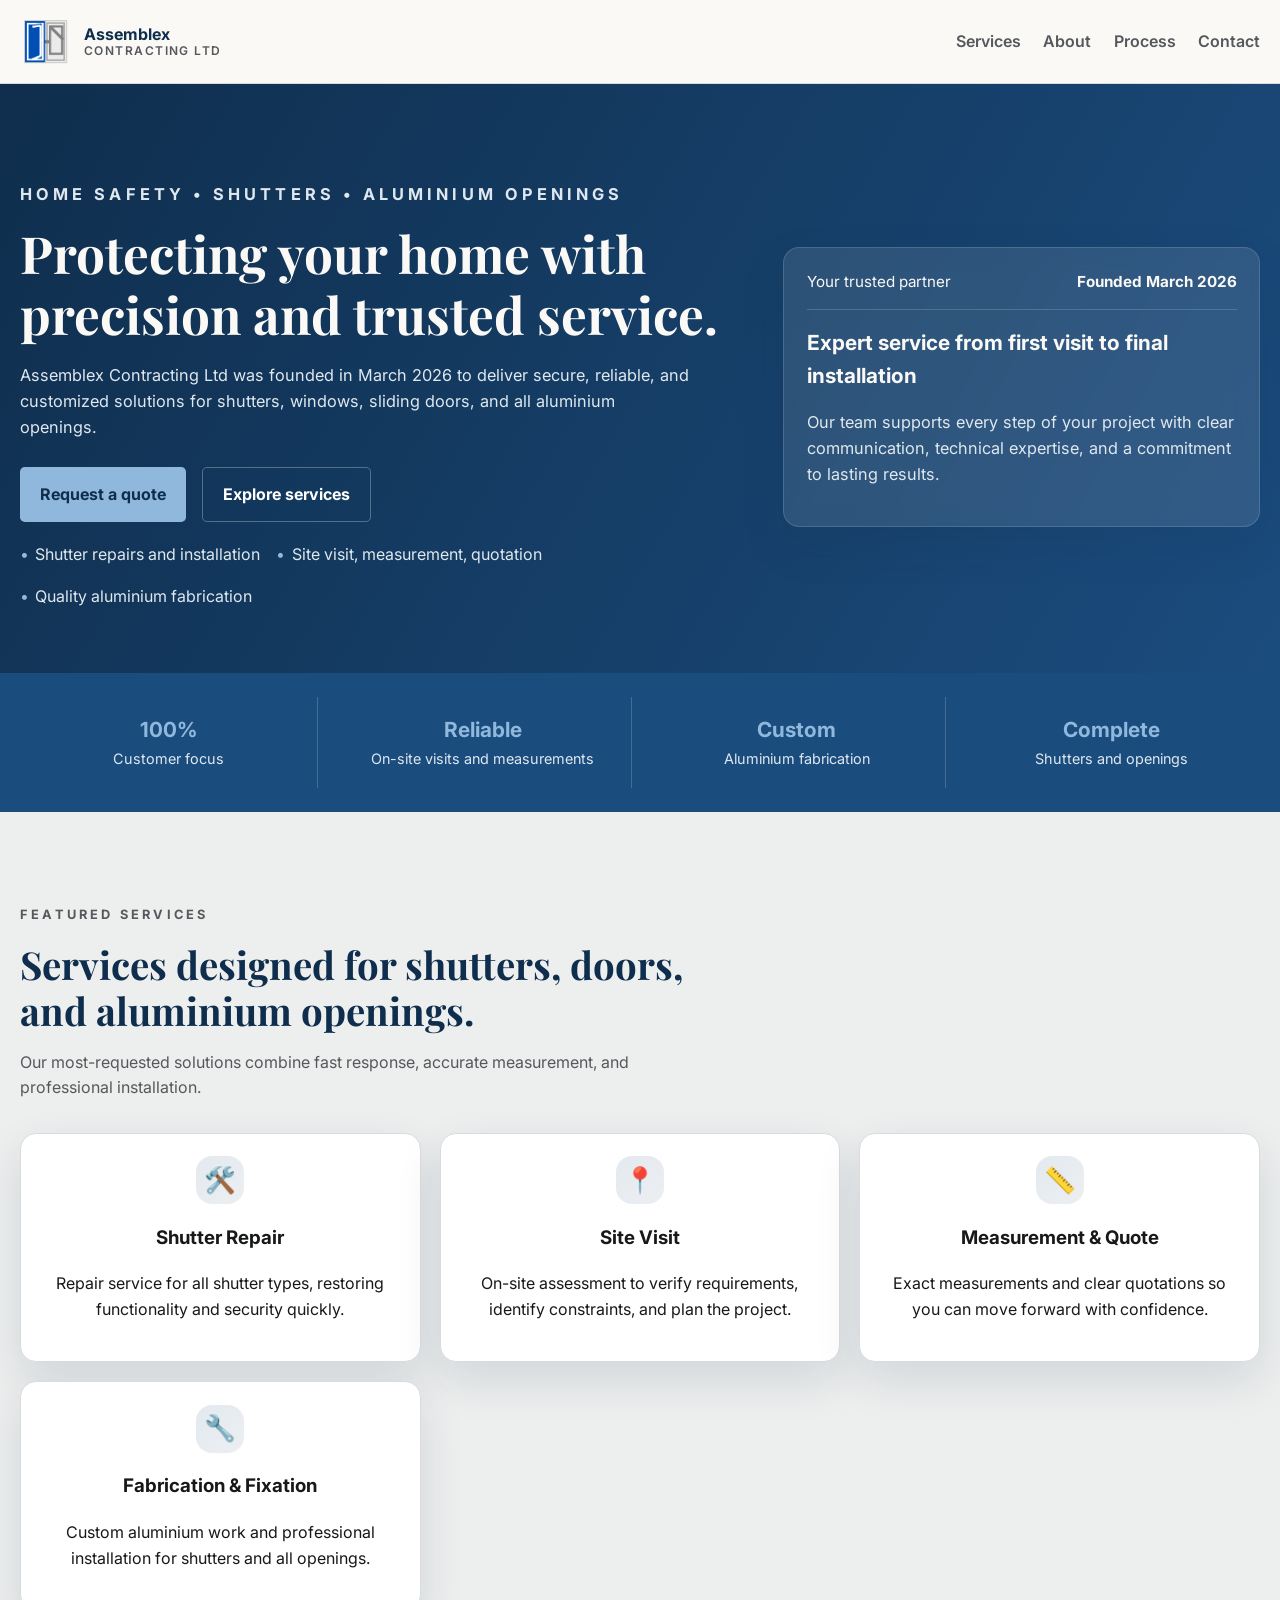
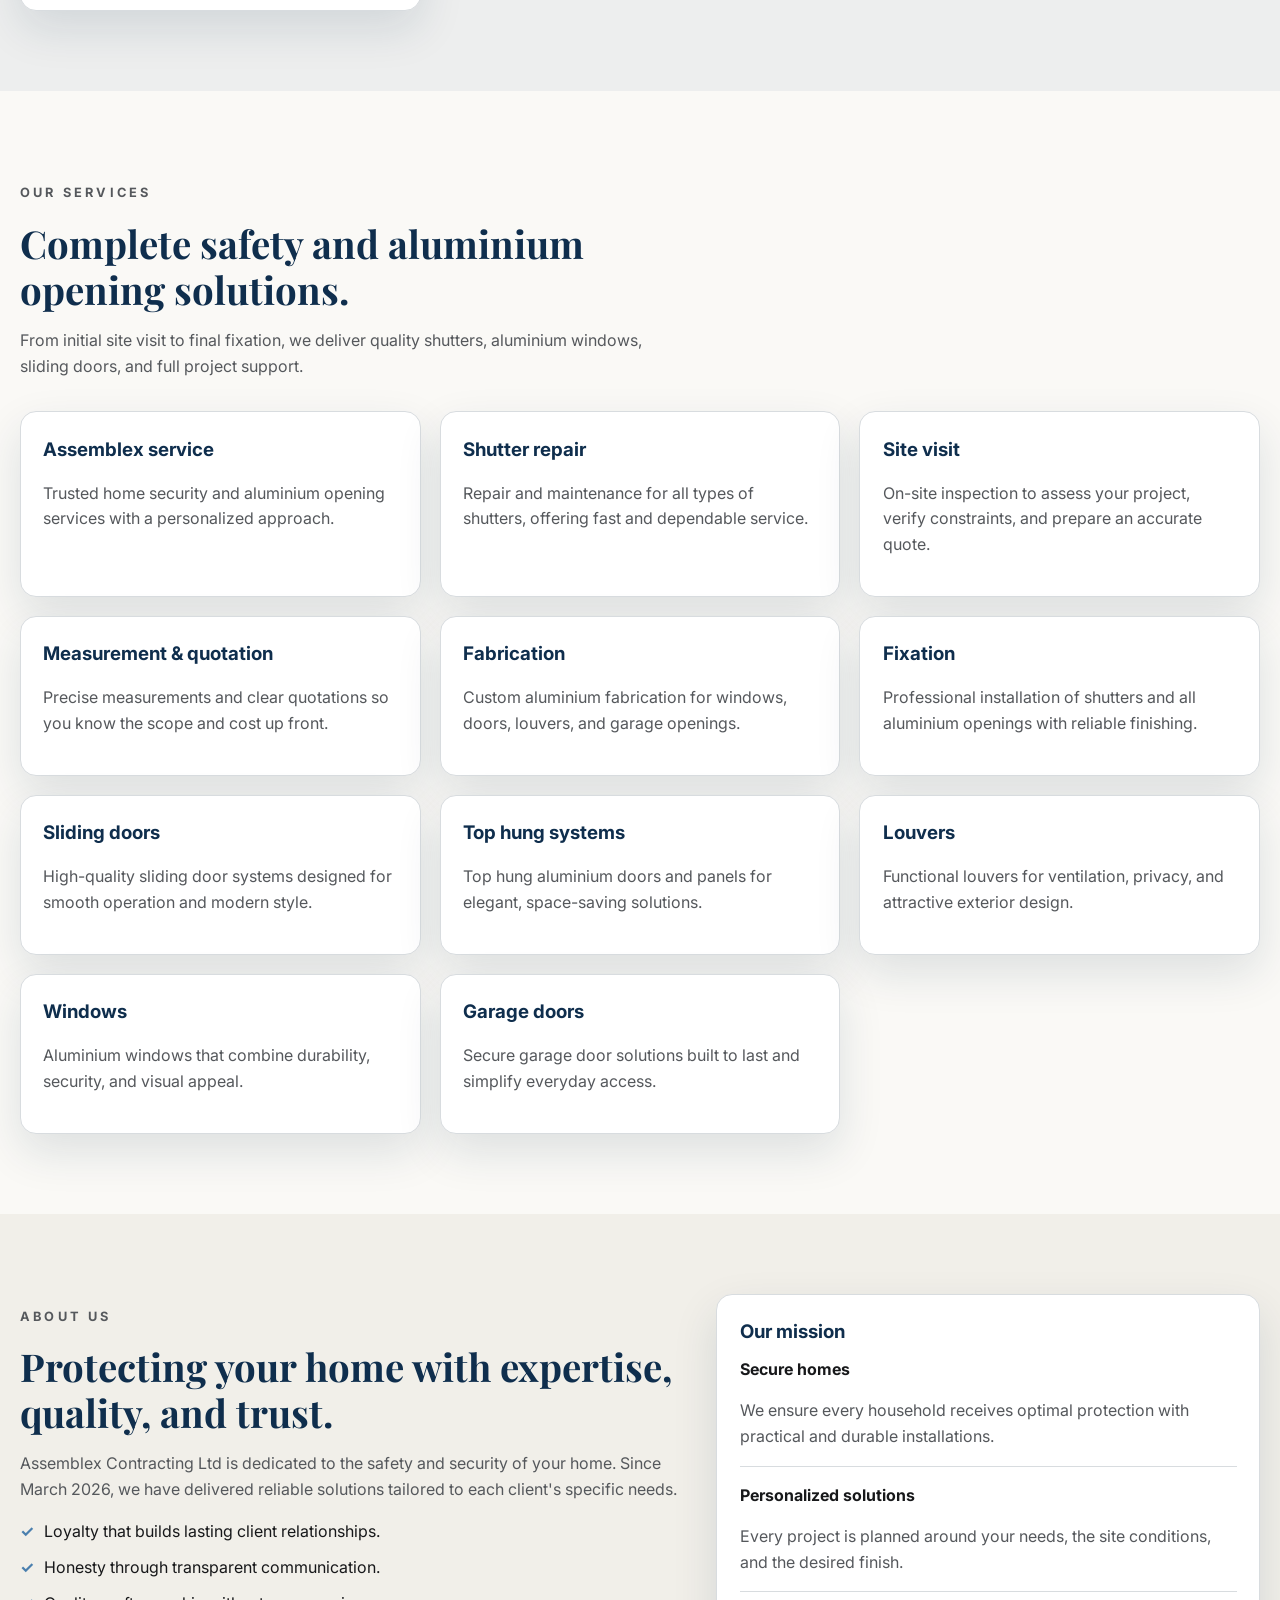
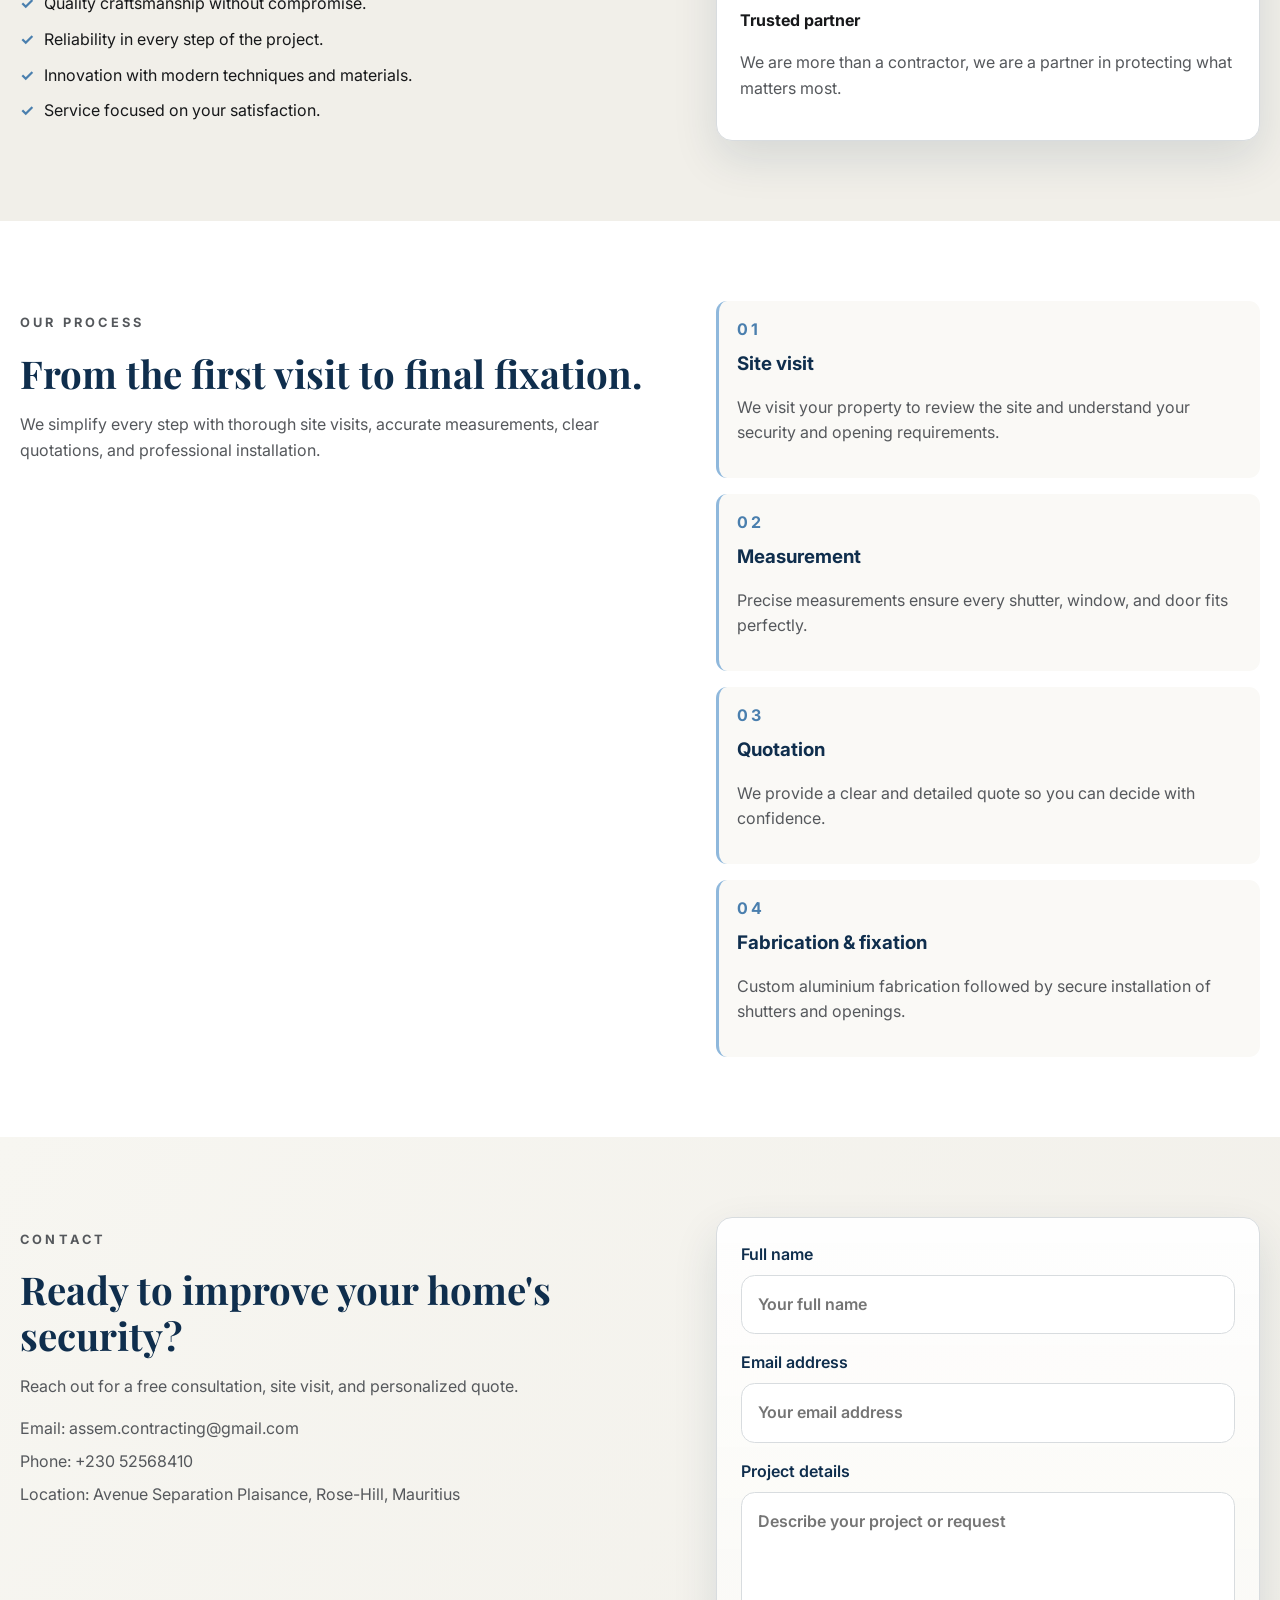
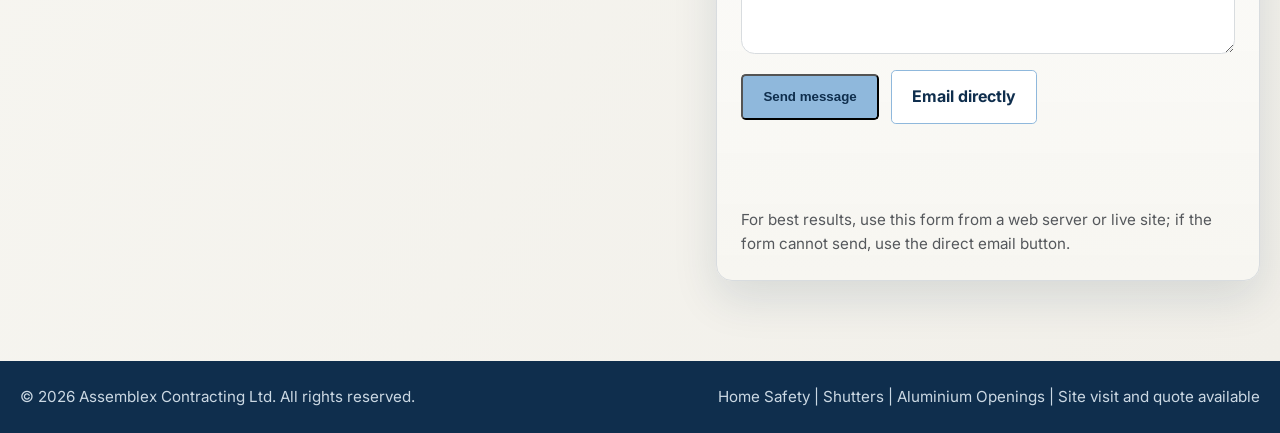
<file: index.html>
<!DOCTYPE html>
<html lang="en">
  <head>
    <meta charset="UTF-8" />
    <meta name="viewport" content="width=device-width, initial-scale=1.0" />
    <meta
      name="description"
      content="Assemblex Contracting Ltd offers home safety and aluminium opening services with reliable solutions for shutters, windows, doors, and custom fabrication."
    />
    <meta name="theme-color" content="#0F2E4D" />
    <title>Assemblex Contracting Ltd | Home Safety & Aluminium Openings</title>
    <link rel="preconnect" href="https://fonts.googleapis.com" />
    <link
      href="https://fonts.googleapis.com/css2?family=Inter:wght@400;500;600;700&family=Playfair+Display:wght@600;700&display=swap"
      rel="stylesheet"
    />
    <link rel="stylesheet" href="styles.css" />
    <meta name="google-site-verification" content="xM4NXeYzLlVbWRBiqGRytk_KxvlpXeeTFOPhaEUQYEM" />
  </head>
  <body>
    <header class="site-header">
      <div class="container nav">
        <a href="#top" class="brand" aria-label="Go to top">
          <img src="logo.png" alt="Assemblex Contracting Ltd logo" class="brand-logo" />
          <span class="brand-text"><strong>Assemblex</strong> <small>Contracting Ltd</small></span>
        </a>
        <button class="menu-toggle" aria-label="Open menu" aria-expanded="false">
          <span></span><span></span><span></span>
        </button>
        <nav class="nav-links" id="site-nav" aria-label="Main navigation">
          <a href="#services">Services</a>
          <a href="#about">About</a>
          <a href="#process">Process</a>
          <a href="#contact">Contact</a>
        </nav>
      </div>
    </header>

    <main id="top">
      <section class="hero">
        <div class="container hero-grid">
          <div class="hero-content">
            <p class="eyebrow">Home safety • Shutters • Aluminium openings</p>
            <h1>Protecting your home with precision and trusted service.</h1>
            <p>
              Assemblex Contracting Ltd was founded in March 2026 to deliver secure, reliable, and customized solutions for shutters, windows, sliding doors, and all aluminium openings.
            </p>
            <div class="hero-actions">
              <a href="#contact" class="btn btn-primary">Request a quote</a>
              <a href="#services" class="btn btn-secondary">Explore services</a>
            </div>
            <ul class="hero-highlights">
              <li>Shutter repairs and installation</li>
              <li>Site visit, measurement, quotation</li>
              <li>Quality aluminium fabrication</li>
            </ul>
          </div>
          <div class="hero-card" aria-label="Company overview">
            <div class="hero-card-top">
              <span>Your trusted partner</span>
              <strong>Founded March 2026</strong>
            </div>
            <div class="hero-card-body">
              <h2>Expert service from first visit to final installation</h2>
              <p>
                Our team supports every step of your project with clear communication, technical expertise, and a commitment to lasting results.
              </p>
            </div>
          </div>
        </div>
      </section>

      <section class="trust-bar" aria-label="Key metrics">
        <div class="container stats-grid">
          <div>
            <strong>100%</strong>
            <span>Customer focus</span>
          </div>
          <div>
            <strong>Reliable</strong>
            <span>On-site visits and measurements</span>
          </div>
          <div>
            <strong>Custom</strong>
            <span>Aluminium fabrication</span>
          </div>
          <div>
            <strong>Complete</strong>
            <span>Shutters and openings</span>
          </div>
        </div>
      </section>

      <section class="section featured-section">
        <div class="container">
          <div class="section-heading">
            <p class="eyebrow">Featured services</p>
            <h2>Services designed for shutters, doors, and aluminium openings.</h2>
            <p>Our most-requested solutions combine fast response, accurate measurement, and professional installation.</p>
          </div>
          <div class="featured-services-grid">
            <article class="card feature-card">
              <div class="feature-icon">🛠️</div>
              <h3>Shutter Repair</h3>
              <p>Repair service for all shutter types, restoring functionality and security quickly.</p>
            </article>
            <article class="card feature-card">
              <div class="feature-icon">📍</div>
              <h3>Site Visit</h3>
              <p>On-site assessment to verify requirements, identify constraints, and plan the project.</p>
            </article>
            <article class="card feature-card">
              <div class="feature-icon">📏</div>
              <h3>Measurement & Quote</h3>
              <p>Exact measurements and clear quotations so you can move forward with confidence.</p>
            </article>
            <article class="card feature-card">
              <div class="feature-icon">🔧</div>
              <h3>Fabrication & Fixation</h3>
              <p>Custom aluminium work and professional installation for shutters and all openings.</p>
            </article>
          </div>
        </div>
      </section>

      <section class="section" id="services">
        <div class="container">
          <div class="section-heading">
            <p class="eyebrow">Our services</p>
            <h2>Complete safety and aluminium opening solutions.</h2>
            <p>
              From initial site visit to final fixation, we deliver quality shutters, aluminium windows, sliding doors, and full project support.
            </p>
          </div>
          <div class="services-grid">
            <article class="card service-card">
              <h3>Assemblex service</h3>
              <p>Trusted home security and aluminium opening services with a personalized approach.</p>
            </article>
            <article class="card service-card">
              <h3>Shutter repair</h3>
              <p>Repair and maintenance for all types of shutters, offering fast and dependable service.</p>
            </article>
            <article class="card service-card">
              <h3>Site visit</h3>
              <p>On-site inspection to assess your project, verify constraints, and prepare an accurate quote.</p>
            </article>
            <article class="card service-card">
              <h3>Measurement & quotation</h3>
              <p>Precise measurements and clear quotations so you know the scope and cost up front.</p>
            </article>
            <article class="card service-card">
              <h3>Fabrication</h3>
              <p>Custom aluminium fabrication for windows, doors, louvers, and garage openings.</p>
            </article>
            <article class="card service-card">
              <h3>Fixation</h3>
              <p>Professional installation of shutters and all aluminium openings with reliable finishing.</p>
            </article>
            <article class="card service-card">
              <h3>Sliding doors</h3>
              <p>High-quality sliding door systems designed for smooth operation and modern style.</p>
            </article>
            <article class="card service-card">
              <h3>Top hung systems</h3>
              <p>Top hung aluminium doors and panels for elegant, space-saving solutions.</p>
            </article>
            <article class="card service-card">
              <h3>Louvers</h3>
              <p>Functional louvers for ventilation, privacy, and attractive exterior design.</p>
            </article>
            <article class="card service-card">
              <h3>Windows</h3>
              <p>Aluminium windows that combine durability, security, and visual appeal.</p>
            </article>
            <article class="card service-card">
              <h3>Garage doors</h3>
              <p>Secure garage door solutions built to last and simplify everyday access.</p>
            </article>
          </div>
        </div>
      </section>

      <section class="section about-section" id="about">
        <div class="container about-grid">
          <div class="about-copy">
            <p class="eyebrow">About us</p>
            <h2>Protecting your home with expertise, quality, and trust.</h2>
            <p>
              Assemblex Contracting Ltd is dedicated to the safety and security of your home. Since March 2026, we have delivered reliable solutions tailored to each client's specific needs.
            </p>
            <ul class="check-list">
              <li>Loyalty that builds lasting client relationships.</li>
              <li>Honesty through transparent communication.</li>
              <li>Quality craftsmanship without compromise.</li>
              <li>Reliability in every step of the project.</li>
              <li>Innovation with modern techniques and materials.</li>
              <li>Service focused on your satisfaction.</li>
            </ul>
          </div>
          <div class="about-panel card">
            <h3>Our mission</h3>
            <div class="feature-item">
              <strong>Secure homes</strong>
              <p>We ensure every household receives optimal protection with practical and durable installations.</p>
            </div>
            <div class="feature-item">
              <strong>Personalized solutions</strong>
              <p>Every project is planned around your needs, the site conditions, and the desired finish.</p>
            </div>
            <div class="feature-item">
              <strong>Trusted partner</strong>
              <p>We are more than a contractor, we are a partner in protecting what matters most.</p>
            </div>
          </div>
        </div>
      </section>

      <section class="section process-section" id="process">
        <div class="container process-grid">
          <div>
            <p class="eyebrow">Our process</p>
            <h2>From the first visit to final fixation.</h2>
            <p>
              We simplify every step with thorough site visits, accurate measurements, clear quotations, and professional installation.
            </p>
          </div>
          <div class="process-steps">
            <div class="step">
              <span>01</span>
              <h3>Site visit</h3>
              <p>We visit your property to review the site and understand your security and opening requirements.</p>
            </div>
            <div class="step">
              <span>02</span>
              <h3>Measurement</h3>
              <p>Precise measurements ensure every shutter, window, and door fits perfectly.</p>
            </div>
            <div class="step">
              <span>03</span>
              <h3>Quotation</h3>
              <p>We provide a clear and detailed quote so you can decide with confidence.</p>
            </div>
            <div class="step">
              <span>04</span>
              <h3>Fabrication & fixation</h3>
              <p>Custom aluminium fabrication followed by secure installation of shutters and openings.</p>
            </div>
          </div>
        </div>
      </section>

      <section class="section contact-section" id="contact">
        <div class="container contact-grid">
          <div>
            <p class="eyebrow">Contact</p>
            <h2>Ready to improve your home's security?</h2>
            <p>Reach out for a free consultation, site visit, and personalized quote.</p>
            <ul class="contact-list">
              <li>Email: <a href="mailto:assem.contracting@gmail.com">assem.contracting@gmail.com</a></li>
              <li>Phone: +230 52568410</li>
              <li>Location: Avenue Separation Plaisance, Rose-Hill, Mauritius</li>
            </ul>
          </div>
          <form class="contact-form card" id="contact-form" action="https://formsubmit.co/assem.contracting%40gmail.com" method="POST">
            <input type="hidden" name="_subject" value="New enquiry from Assemblex website" />
            <input type="hidden" name="_captcha" value="false" />
            <input type="hidden" name="_template" value="table" />
            <input type="hidden" name="_next" value="https://assemcontractingltd.com/thank-you.html" />
            <label>
              Full name
              <input type="text" name="name" placeholder="Your full name" autocomplete="name" required />
            </label>
            <label>
              Email address
              <input type="email" name="email" placeholder="Your email address" autocomplete="email" required />
            </label>
            <label>
              Project details
              <textarea name="message" rows="5" placeholder="Describe your project or request" required></textarea>
            </label>
            <div class="form-actions">
              <button type="submit" class="btn btn-primary" id="submit-button">Send message</button>
              <a href="mailto:assem.contracting@gmail.com?subject=Assemblex%20Enquiry" class="btn btn-secondary form-mail-link">Email directly</a>
            </div>
            <p class="form-message" id="form-message" aria-live="polite"></p>
            <p class="form-note">For best results, use this form from a web server or live site; if the form cannot send, use the direct email button.</p>
          </form>
        </div>
      </section>
    </main>

    <footer class="site-footer">
      <div class="container footer-row">
        <p>© <span id="year"></span> Assemblex Contracting Ltd. All rights reserved.</p>
        <p>Home Safety | Shutters | Aluminium Openings | Site visit and quote available</p>
      </div>
    </footer>

    <script src="script.js"></script>
  </body>
</html>
</file>
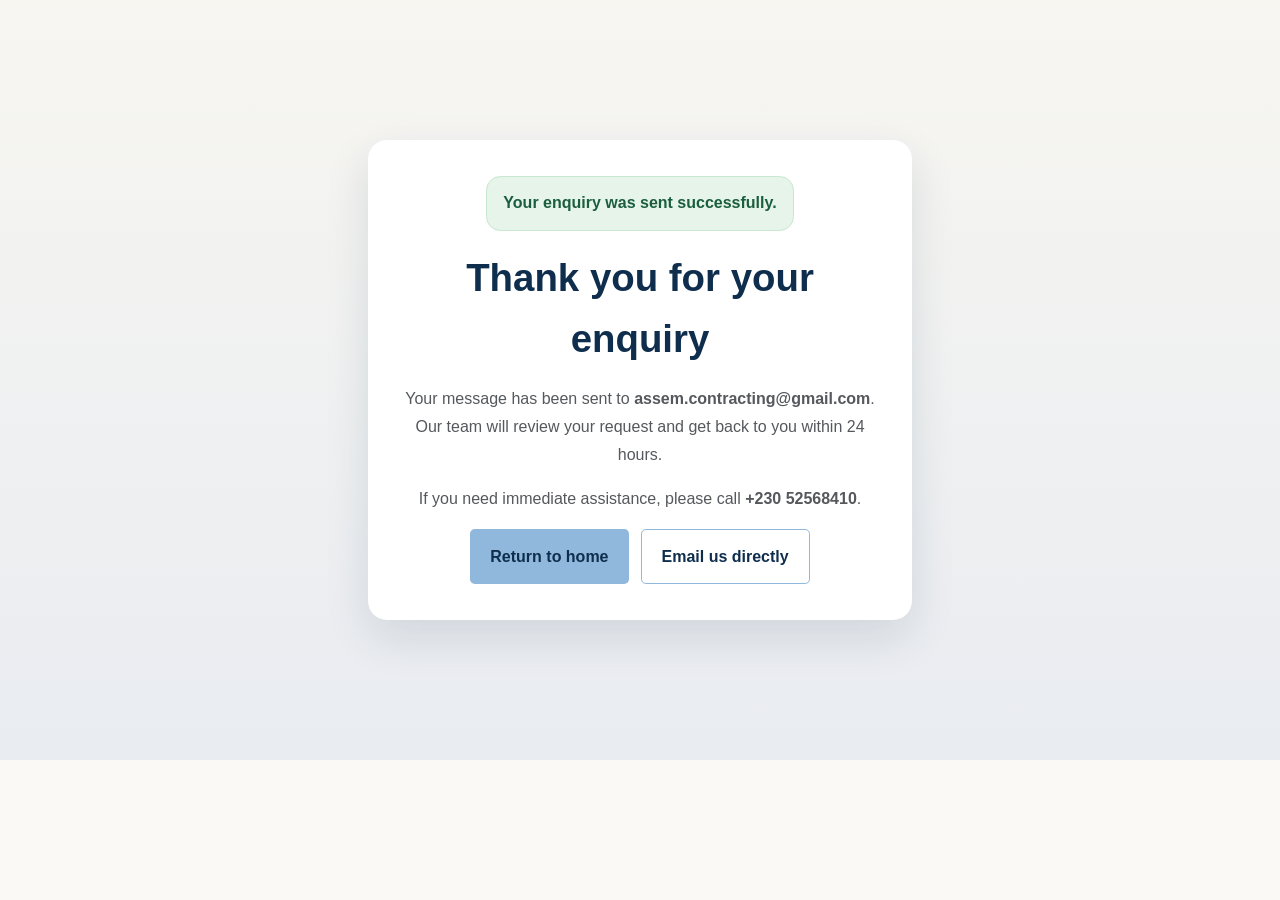
<file: thank-you.html>
<!DOCTYPE html>
<html lang="en">
  <head>
    <meta charset="UTF-8" />
    <meta name="viewport" content="width=device-width, initial-scale=1.0" />
    <title>Thank you | Assemblex Contracting Ltd</title>
    <link rel="stylesheet" href="styles.css" />
  </head>
  <body>
    <main class="thank-you-page">
      <div class="container thank-you-card">
        <div class="success-banner">Your enquiry was sent successfully.</div>
        <h1>Thank you for your enquiry</h1>
        <p>Your message has been sent to <strong>assem.contracting@gmail.com</strong>. Our team will review your request and get back to you within 24 hours.</p>
        <p>If you need immediate assistance, please call <strong>+230 52568410</strong>.</p>
        <div class="thank-you-actions">
          <a href="index.html" class="btn btn-primary">Return to home</a>
          <a href="mailto:assem.contracting@gmail.com?subject=Follow-up%20from%20Assemblex" class="btn btn-secondary">Email us directly</a>
        </div>
      </div>
    </main>
  </body>
</html>
</file>
<file: styles.css>
:root {
  --navy: #0f2e4d;
  --blue: #1b4c7e;
  --blue-mid: #4a7fae;
  --blue-light: #8fb8dc;
  --silver: #aeb6bd;
  --silver-light: #d8dcdf;
  --cream: #f1efe9;
  --paper: #faf9f6;
  --ink: #17181a;
  --ink-soft: #55585c;
  --shadow: 0 18px 45px rgba(15, 46, 77, 0.12);
}

* {
  box-sizing: border-box;
}

html {
  scroll-behavior: smooth;
}

body {
  margin: 0;
  font-family: "Inter", sans-serif;
  color: var(--ink);
  background: var(--paper);
  line-height: 1.6;
  overflow-x: hidden;
}

a {
  color: inherit;
  text-decoration: none;
}

img {
  max-width: 100%;
  display: block;
}

.container {
  width: min(1120px, calc(100% - 2rem));
  margin: 0 auto;
}

.site-header {
  position: sticky;
  top: 0;
  z-index: 1000;
  background: rgba(250, 249, 246, 0.95);
  backdrop-filter: blur(12px);
  border-bottom: 1px solid var(--silver-light);
}

.nav {
  position: relative;
  display: flex;
  align-items: center;
  justify-content: space-between;
  padding: 1rem 0;
}

.brand {
  display: flex;
  align-items: center;
  gap: 0.8rem;
  font-weight: 700;
  color: var(--navy);
}

.brand-logo {
  width: 3.2rem;
  height: auto;
  display: block;
  border-radius: 0.5rem;
  object-fit: contain;
}

.brand-text {
  display: flex;
  flex-direction: column;
  line-height: 1.1;
}

.brand-text strong {
  display: block;
}

.brand-text small {
  display: block;
  color: var(--ink-soft);
  font-size: 0.75rem;
  letter-spacing: 0.12em;
  text-transform: uppercase;
  font-weight: 600;
}

.nav-links {
  display: flex;
  gap: 1.4rem;
  color: var(--ink-soft);
  font-weight: 600;
}

.nav-links a:hover,
.nav-links a:focus-visible {
  color: var(--navy);
}

.menu-toggle {
  display: none;
  border: 0;
  background: transparent;
  padding: 0.4rem;
}

.menu-toggle span {
  display: block;
  width: 1.5rem;
  height: 2px;
  background: var(--navy);
  margin: 0.24rem 0;
}

.hero {
  padding: 5rem 0 4rem;
  background: linear-gradient(120deg, var(--navy), var(--blue));
  color: var(--paper);
}

.hero-grid {
  display: grid;
  grid-template-columns: 1.2fr 0.8fr;
  gap: 2rem;
  align-items: center;
}

.eyebrow {
  text-transform: uppercase;
  letter-spacing: 0.25em;
  font-size: 0.8rem;
  font-weight: 700;
  color: var(--blue-light);
  margin-bottom: 1rem;
}

.hero h1,
.section-heading h2,
.about-copy h2,
.process-grid h2,
.contact-section h2 {
  font-family: "Playfair Display", serif;
  line-height: 1.2;
}

.hero h1 {
  font-size: clamp(2rem, 4vw, 3.2rem);
  margin: 0 0 1rem;
}

.hero p {
  color: #dfe8ef;
  font-size: 1.02rem;
  max-width: 42rem;
}

.hero-actions {
  display: flex;
  flex-wrap: wrap;
  gap: 1rem;
  margin: 1.7rem 0 1.2rem;
}

.btn {
  display: inline-flex;
  align-items: center;
  justify-content: center;
  padding: 0.85rem 1.25rem;
  border-radius: 0.3rem;
  font-weight: 700;
  transition: transform 0.2s ease, box-shadow 0.2s ease;
}

.btn:hover {
  transform: translateY(-2px);
}

.btn-primary {
  background: var(--blue-light);
  color: var(--navy);
}

.btn-secondary {
  border: 1px solid rgba(255, 255, 255, 0.28);
  color: white;
}

.form-actions {
  display: flex;
  flex-wrap: wrap;
  gap: 0.75rem;
  align-items: center;
}

.form-mail-link {
  border-color: var(--blue-light);
  color: var(--navy);
  background: white;
}

.contact-form .btn-secondary {
  background: white;
  color: var(--navy);
  border: 1px solid var(--blue-light);
}

.hero-highlights {
  list-style: none;
  padding: 0;
  margin: 1.25rem 0 0;
  display: flex;
  flex-wrap: wrap;
  gap: 1rem;
  color: #dfe8ef;
}

.hero-highlights li::before {
  content: "•";
  color: var(--blue-light);
  margin-right: 0.4rem;
}

.hero-card {
  background: rgba(255, 255, 255, 0.1);
  border: 1px solid rgba(255, 255, 255, 0.14);
  border-radius: 1rem;
  padding: 1.4rem;
  backdrop-filter: blur(10px);
  box-shadow: var(--shadow);
}

.hero-card-top {
  display: flex;
  justify-content: space-between;
  gap: 1rem;
  align-items: center;
  border-bottom: 1px solid rgba(255, 255, 255, 0.16);
  padding-bottom: 0.9rem;
  margin-bottom: 1rem;
  font-size: 0.95rem;
}

.hero-card-body h2 {
  font-size: 1.3rem;
  margin: 0 0 0.7rem;
}

.trust-bar {
  background: var(--blue);
}

.stats-grid {
  display: grid;
  grid-template-columns: repeat(4, 1fr);
  gap: 1rem;
  padding: 1.5rem 0;
}

.stats-grid div {
  text-align: center;
  color: white;
  padding: 1rem 0;
  border-right: 1px solid rgba(255, 255, 255, 0.18);
}

.stats-grid div:last-child {
  border-right: none;
}

.stats-grid strong {
  display: block;
  font-size: 1.3rem;
  color: var(--blue-light);
}

.stats-grid span {
  font-size: 0.9rem;
  color: #dfe8ef;
}

.section {
  padding: 5rem 0;
}

.section-heading {
  max-width: 42rem;
  margin-bottom: 2rem;
}

.section-heading h2,
.about-copy h2,
.process-grid h2,
.contact-section h2 {
  font-size: clamp(1.7rem, 3vw, 2.4rem);
  color: var(--navy);
  margin: 0 0 0.7rem;
}

.section-heading p,
.about-copy p,
.process-grid p,
.contact-section p {
  color: var(--ink-soft);
}

.services-grid,
.projects-grid,
.testimonials-grid,
.featured-services-grid {
  display: grid;
  grid-template-columns: repeat(3, minmax(0, 1fr));
  gap: 1.2rem;
}

.featured-section {
  background: rgba(15, 46, 77, 0.05);
}

.feature-card {
  text-align: center;
  padding: 1.6rem 1.4rem;
}

.feature-icon {
  width: 3rem;
  height: 3rem;
  display: grid;
  place-items: center;
  margin: 0 auto 1rem;
  border-radius: 1rem;
  background: linear-gradient(135deg, rgba(27, 76, 126, 0.12), rgba(15, 46, 77, 0.08));
  font-size: 1.6rem;
}

.card {
  background: white;
  border: 1px solid var(--silver-light);
  border-radius: 1rem;
  box-shadow: var(--shadow);
  padding: 1.4rem;
}

.service-card h3,
.project-card h3,
.about-panel h3,
.step h3 {
  color: var(--navy);
  margin-top: 0;
  margin-bottom: 0.6rem;
}

.service-card p,
.project-card p,
.about-panel p,
.testimonial p,
.step p,
.faq-item p,
.contact-list li {
  color: var(--ink-soft);
}

.about-section {
  background: var(--cream);
}

.about-grid,
.process-grid,
.contact-grid {
  display: grid;
  grid-template-columns: 1.1fr 0.9fr;
  gap: 2rem;
  align-items: start;
}

.check-list {
  list-style: none;
  padding: 0;
  margin: 1rem 0 0;
}

.check-list li {
  display: flex;
  align-items: center;
  gap: 0.6rem;
  margin-bottom: 0.65rem;
  color: var(--ink);
}

.check-list li::before {
  content: "✓";
  color: var(--blue-mid);
  font-weight: 700;
}

.about-panel {
  background: white;
}

.feature-item + .feature-item {
  margin-top: 1rem;
  padding-top: 1rem;
  border-top: 1px solid var(--silver-light);
}

.process-section {
  background: white;
}

.process-steps {
  display: grid;
  gap: 1rem;
}

.step {
  padding: 1rem 1.1rem;
  border-left: 3px solid var(--blue-light);
  background: var(--paper);
  border-radius: 0.7rem;
}

.step span {
  display: inline-block;
  margin-bottom: 0.4rem;
  color: var(--blue-mid);
  font-weight: 700;
  letter-spacing: 0.2em;
}

.testimonials-section {
  background: var(--cream);
}

.testimonial strong {
  display: inline-block;
  margin-top: 0.8rem;
  color: var(--navy);
}

.faq-list {
  display: grid;
  gap: 0.8rem;
}

.faq-item {
  background: white;
  border: 1px solid var(--silver-light);
  border-radius: 0.9rem;
  padding: 1rem 1.1rem;
}

.faq-item summary {
  cursor: pointer;
  font-weight: 700;
  color: var(--navy);
}

.faq-item p {
  margin: 0.7rem 0 0;
}

.contact-section {
  background: linear-gradient(120deg, #f7f6f1, #f1efe9);
}

.contact-list {
  padding: 0;
  margin: 1rem 0 0;
  list-style: none;
}

.contact-list li + li {
  margin-top: 0.45rem;
}

.contact-form {
  display: grid;
  gap: 1rem;
  padding: 1.5rem;
  background: linear-gradient(180deg, rgba(255, 255, 255, 0.95), #f7f6f1);
}

.form-head h3 {
  margin: 0 0 0.35rem;
  font-size: 1.4rem;
  color: var(--navy);
}

.form-head p {
  margin: 0;
  color: var(--ink-soft);
  font-size: 0.95rem;
}

.contact-form label {
  display: grid;
  gap: 0.45rem;
  font-weight: 600;
  color: var(--navy);
}

.contact-form input,
.contact-form textarea {
  border: 1px solid var(--silver-light);
  border-radius: 0.85rem;
  padding: 1rem;
  font: inherit;
  background: white;
}

.contact-form input:focus,
.contact-form textarea:focus {
  outline: 2px solid rgba(27, 76, 126, 0.18);
  border-color: var(--blue-light);
}

.contact-form textarea {
  resize: vertical;
  min-height: 150px;
}

.form-note {
  margin: 0;
  color: var(--ink-soft);
  font-size: 0.95rem;
}

.form-message {
  min-height: 1.2rem;
  color: var(--blue);
  font-weight: 600;
}

.form-actions {
  display: flex;
  flex-wrap: wrap;
  gap: 0.75rem;
  align-items: center;
}

.form-mail-link {
  border-color: var(--blue-light);
  color: var(--navy);
  background: white;
}

.contact-form .btn-secondary {
  background: white;
  color: var(--navy);
  border: 1px solid var(--blue-light);
}

.thank-you-page {
  min-height: calc(100vh - 140px);
  display: grid;
  place-items: center;
  padding: 4rem 0;
  background: linear-gradient(180deg, #f7f6f1, #e9ecf1);
}

.thank-you-card {
  max-width: 34rem;
  text-align: center;
  padding: 2.25rem;
  border-radius: 1.2rem;
  background: white;
  box-shadow: var(--shadow);
}

.success-banner {
  display: inline-flex;
  align-items: center;
  justify-content: center;
  padding: 0.85rem 1rem;
  margin: 0 0 1rem;
  border-radius: 0.9rem;
  background: #e6f4ea;
  color: #1b5e3f;
  font-weight: 700;
  border: 1px solid #c8e7d1;
}

.thank-you-card h1 {
  margin: 0 0 1rem;
  color: var(--navy);
  font-size: clamp(2rem, 3vw, 2.5rem);
}

.thank-you-card p {
  margin: 0 0 1rem;
  color: var(--ink-soft);
  line-height: 1.75;
}

.thank-you-actions {
  display: flex;
  flex-wrap: wrap;
  justify-content: center;
  gap: 0.75rem;
  margin-top: 1rem;
}

.thank-you-card .btn-secondary {
  background: white;
  color: var(--navy);
  border-color: var(--blue-light);
}

.site-footer {
  background: var(--navy);
  color: #cbd8e3;
  padding: 1.5rem 0;
}

.footer-row {
  display: flex;
  justify-content: space-between;
  gap: 1rem;
  align-items: center;
  flex-wrap: wrap;
}

.footer-row p {
  margin: 0;
  font-size: 0.95rem;
}

@media (min-width: 1200px) {
  .container {
    width: min(1240px, calc(100% - 2.5rem));
  }

  .hero-grid {
    gap: 3rem;
  }
}

@media (max-width: 1024px) {
  .hero {
    padding: 4.25rem 0 3.25rem;
  }

  .hero-grid,
  .about-grid,
  .process-grid,
  .contact-grid {
    grid-template-columns: 1fr;
  }

  .services-grid,
  .featured-services-grid {
    grid-template-columns: repeat(2, minmax(0, 1fr));
  }

  .stats-grid {
    grid-template-columns: repeat(2, 1fr);
  }
}

@media (max-width: 860px) {
  .section {
    padding: 4rem 0;
  }

  .hero-card-top {
    flex-direction: column;
    align-items: flex-start;
  }
}

@media (max-width: 768px) {
  .menu-toggle {
    display: inline-block;
  }

  .nav-links {
    position: absolute;
    top: calc(100% + 0.4rem);
    left: 0;
    right: 0;
    display: none;
    flex-direction: column;
    gap: 0.75rem;
    background: rgba(250, 249, 246, 0.98);
    padding: 1rem;
    border: 1px solid var(--silver-light);
    border-radius: 0.9rem;
    box-shadow: var(--shadow);
  }

  .nav-links.open {
    display: flex;
  }

  .hero {
    padding-top: 4rem;
  }

  .hero-actions,
  .form-actions {
    flex-direction: column;
    align-items: stretch;
  }

  .hero-actions .btn,
  .form-actions .btn {
    width: 100%;
  }

  .hero-highlights {
    flex-direction: column;
    gap: 0.55rem;
  }

  .stats-grid,
  .services-grid,
  .featured-services-grid {
    grid-template-columns: 1fr;
  }

  .stats-grid div {
    border-right: none;
    border-bottom: 1px solid rgba(255, 255, 255, 0.16);
  }

  .stats-grid div:last-child {
    border-bottom: none;
  }

  .footer-row {
    flex-direction: column;
    align-items: flex-start;
  }
}

@media (max-width: 480px) {
  .container {
    width: min(100% - 1.2rem, 1120px);
  }

  .site-header {
    padding: 0.1rem 0;
  }

  .brand-text strong {
    font-size: 0.95rem;
  }

  .brand-text small {
    font-size: 0.63rem;
    letter-spacing: 0.08em;
  }

  .brand-logo {
    width: 2.7rem;
  }

  .hero {
    padding: 3.2rem 0 2.8rem;
  }

  .hero h1 {
    font-size: clamp(1.75rem, 8vw, 2.3rem);
  }

  .hero p {
    font-size: 0.98rem;
  }

  .hero-card,
  .card,
  .contact-form {
    padding: 1.1rem;
  }

  .section {
    padding: 3.25rem 0;
  }

  .contact-form input,
  .contact-form textarea,
  .btn {
    font-size: 0.96rem;
  }
}

@media (max-width: 360px) {
  .brand {
    gap: 0.55rem;
  }

  .brand-logo {
    width: 2.4rem;
  }

  .btn {
    padding: 0.8rem 1rem;
  }

  .hero-highlights {
    font-size: 0.95rem;
  }
}

@media (orientation: landscape) and (max-height: 700px) {
  .hero {
    padding: 3rem 0 2.25rem;
  }
}
</file>
